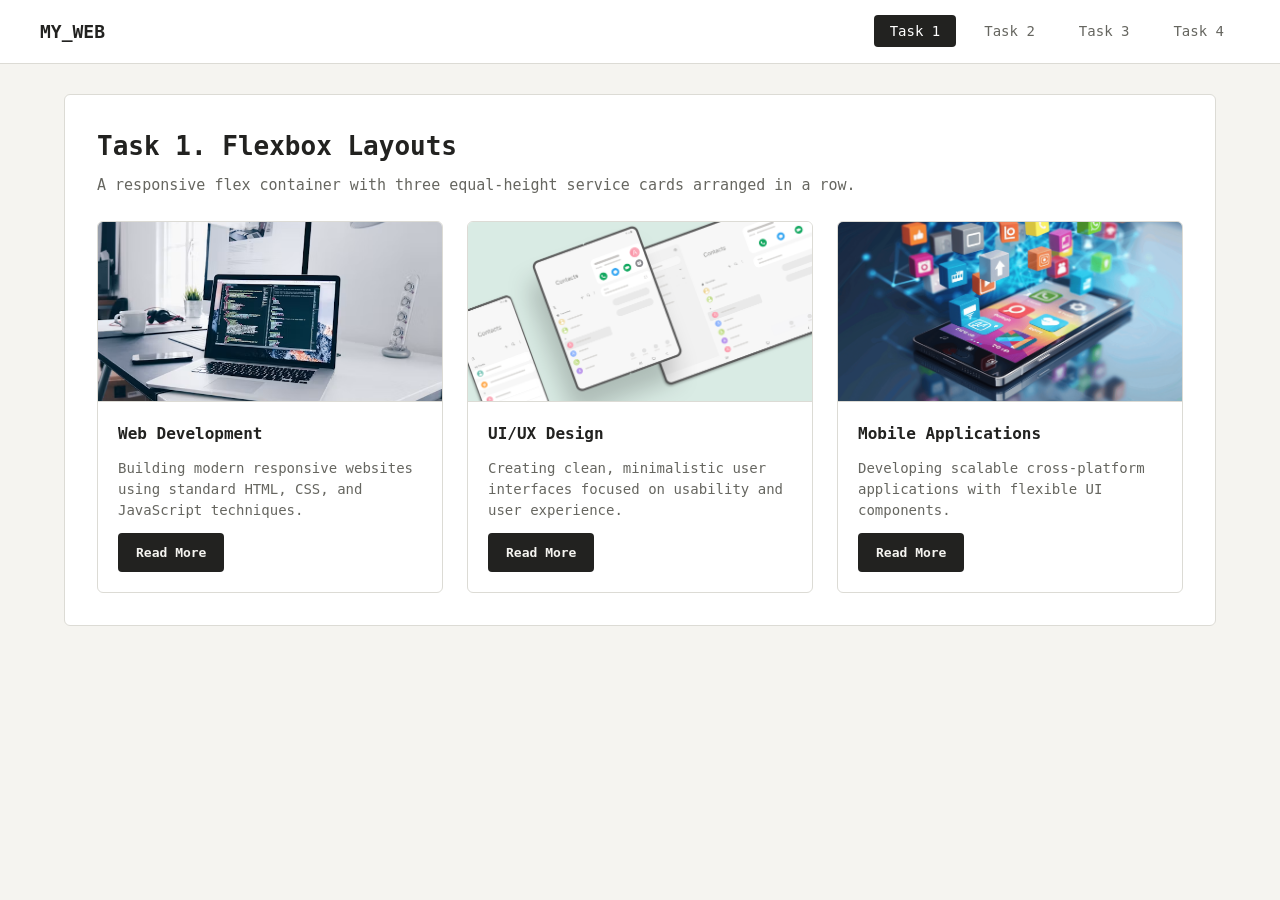
<file: index.html>
<!DOCTYPE html>
<html lang="en">
<head>
    <meta charset="UTF-8">
    <meta name="viewport" content="width=device-width, initial-scale=1.0">
    <title>Task 1</title>
    <link rel="stylesheet" href="styles.css">
</head>
<body>

    <header class="navbar">
        <a href="index.html" class="nav-logo">MY_WEB</a>
        <nav>
            <ul class="nav-links">
                <li><a href="index.html" class="nav-link active">Task 1</a></li>
                <li><a href="task2.html" class="nav-link">Task 2</a></li>
                <li><a href="task3.html" class="nav-link">Task 3</a></li>
                <li><a href="task4.html" class="nav-link">Task 4</a></li>
            </ul>
        </nav>
    </header>

    <main class="page-container">
        <section class="section-block">
            <h1>Task 1. Flexbox Layouts</h1>
            <p>A responsive flex container with three equal-height service cards arranged in a row.</p>

            <div class="card-row">
                <article class="card">
                    <img src="images/Web Development.jpg" alt="Web Development" class="card-img">
                    <div class="card-body">
                        <h3>Web Development</h3>
                        <p class="card-text">Building modern responsive websites using standard HTML, CSS, and JavaScript techniques.</p>
                        <a href="#" class="btn">Read More</a>
                    </div>
                </article>

                <article class="card">
                    <img src="images/UI UX Design.jpg" alt="UI/UX Design" class="card-img">
                    <div class="card-body">
                        <h3>UI/UX Design</h3>
                        <p class="card-text">Creating clean, minimalistic user interfaces focused on usability and user experience.</p>
                        <a href="#" class="btn">Read More</a>
                    </div>
                </article>

                <article class="card">
                    <img src="images/Mobile Applications.jpg" alt="Mobile Apps" class="card-img">
                    <div class="card-body">
                        <h3>Mobile Applications</h3>
                        <p class="card-text">Developing scalable cross-platform applications with flexible UI components.</p>
                        <a href="#" class="btn">Read More</a>
                    </div>
                </article>
            </div>
        </section>
    </main>

</body>
</html>
</file>
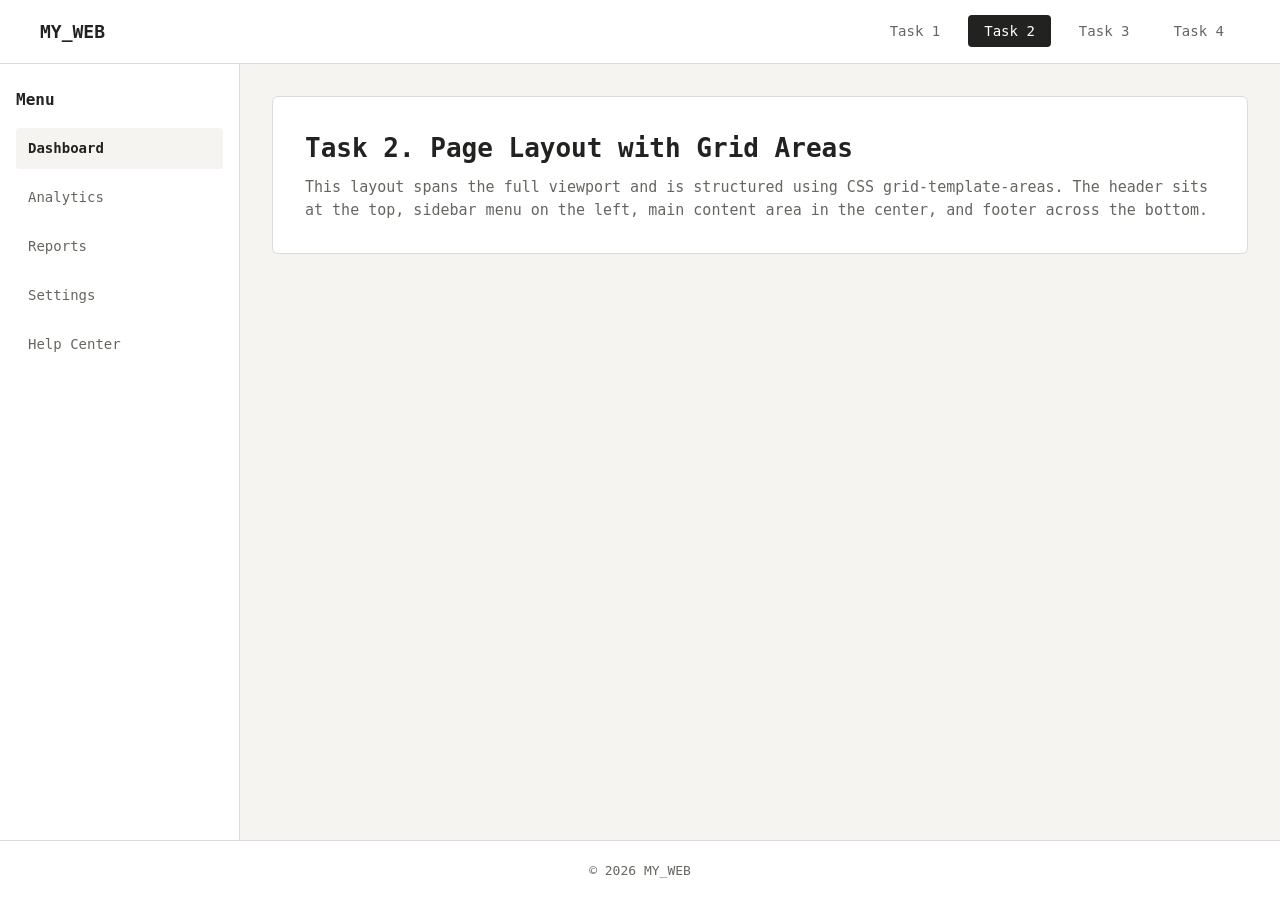
<file: task2.html>
<!DOCTYPE html>
<html lang="en">
<head>
    <meta charset="UTF-8">
    <meta name="viewport" content="width=device-width, initial-scale=1.0">
    <title>Task 2</title>
    <link rel="stylesheet" href="styles.css">
</head>
<body class="grid-app-layout">

    <header class="navbar grid-header">
        <a href="index.html" class="nav-logo">MY_WEB</a>
        <nav>
            <ul class="nav-links">
                <li><a href="index.html" class="nav-link">Task 1</a></li>
                <li><a href="task2.html" class="nav-link active">Task 2</a></li>
                <li><a href="task3.html" class="nav-link">Task 3</a></li>
                <li><a href="task4.html" class="nav-link">Task 4</a></li>
            </ul>
        </nav>
    </header>

    <aside class="grid-sidebar">
        <h3>Menu</h3>
        <ul class="sidebar-nav">
            <li><a href="#" class="sidebar-link active">Dashboard</a></li>
            <li><a href="#" class="sidebar-link">Analytics</a></li>
            <li><a href="#" class="sidebar-link">Reports</a></li>
            <li><a href="#" class="sidebar-link">Settings</a></li>
            <li><a href="#" class="sidebar-link">Help Center</a></li>
        </ul>
    </aside>

    <main class="grid-main">
        <section class="section-block">
            <h1>Task 2. Page Layout with Grid Areas</h1>
            <p>This layout spans the full viewport and is structured using CSS <code>grid-template-areas</code>. The header sits at the top, sidebar menu on the left, main content area in the center, and footer across the bottom.</p>
        </section>
    </main>

    <footer class="grid-footer">
        <p>&copy; 2026 MY_WEB</p>
    </footer>

</body>
</html>
</file>
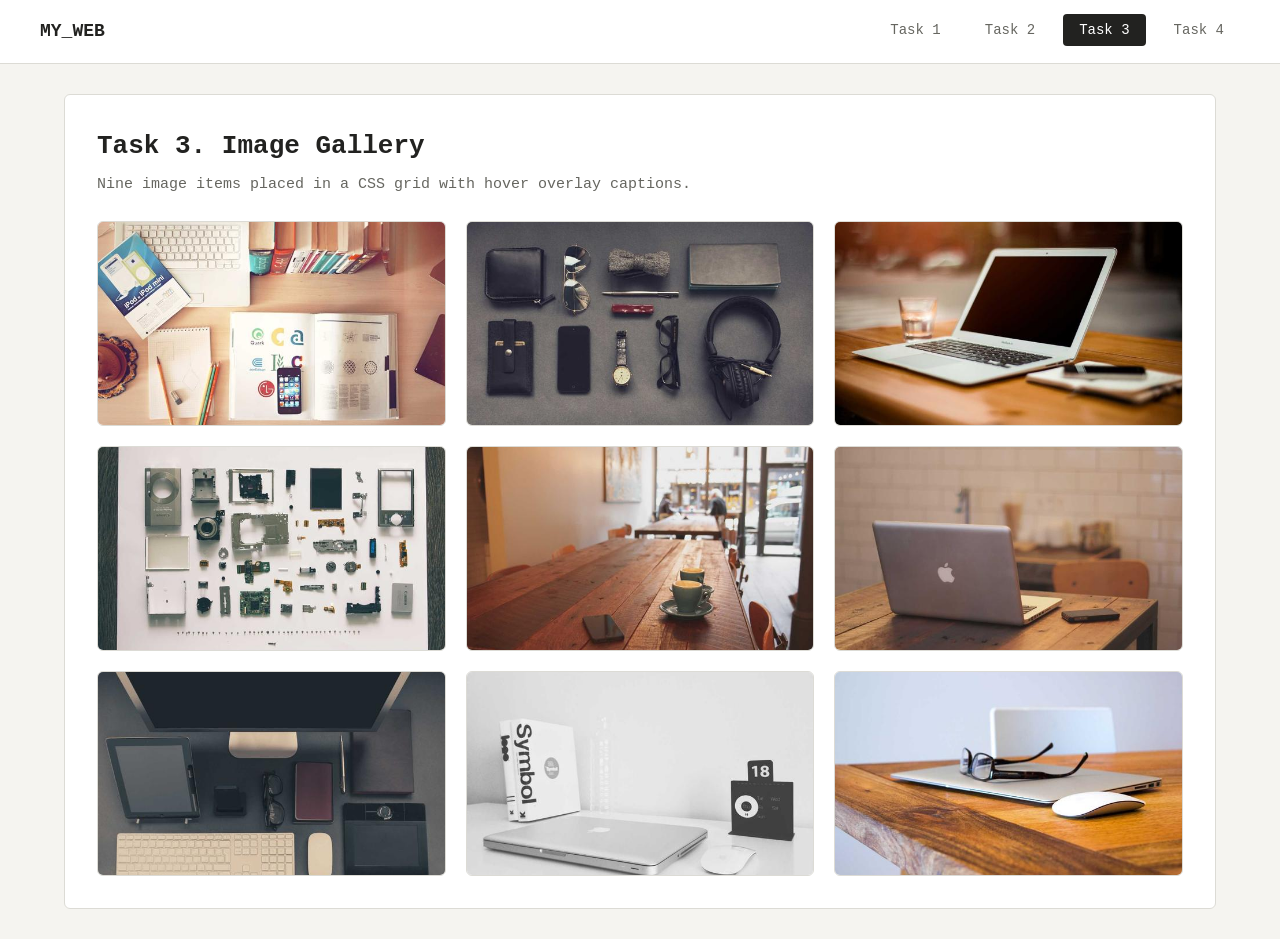
<file: task3.html>
<!DOCTYPE html>
<html lang="en">
<head>
    <meta charset="UTF-8">
    <meta name="viewport" content="width=device-width, initial-scale=1.0">
    <title>Task 3</title>
    <link rel="stylesheet" href="styles.css">
</head>
<body>

    <header class="navbar">
        <a href="index.html" class="nav-logo">MY_WEB</a>
        <nav>
            <ul class="nav-links">
                <li><a href="index.html" class="nav-link">Task 1</a></li>
                <li><a href="task2.html" class="nav-link">Task 2</a></li>
                <li><a href="task3.html" class="nav-link active">Task 3</a></li>
                <li><a href="task4.html" class="nav-link">Task 4</a></li>
            </ul>
        </nav>
    </header>

    <main class="page-container">
        <section class="section-block">
            <h1>Task 3. Image Gallery</h1>
            <p>Nine image items placed in a CSS grid with hover overlay captions.</p>

            <div class="gallery-grid">
                <div class="gallery-item">
                    <img src="images/Workspace Setup.jpg" alt="Gallery item">
                    <div class="gallery-caption">Workspace Setup</div>
                </div>
                <div class="gallery-item">
                    <img src="images/Minimalist Architecture.jpg" alt="Gallery item">
                    <div class="gallery-caption">Minimalist Architecture</div>
                </div>
                <div class="gallery-item">
                    <img src="images/Laptop Desk.jpg" alt="Gallery item">
                    <div class="gallery-caption">Laptop Desk</div>
                </div>
                <div class="gallery-item">
                    <img src="images/Vintage Camera.jpg" alt="Gallery item">
                    <div class="gallery-caption">Vintage Camera</div>
                </div>
                <div class="gallery-item">
                    <img src="images/Urban Environment.jpg" alt="Gallery item">
                    <div class="gallery-caption">Urban Environment</div>
                </div>
                <div class="gallery-item">
                    <img src="images/Laptop Desk 2.jpg" alt="Gallery item">
                    <div class="gallery-caption">Laptop Desk</div>
                </div>
                <div class="gallery-item">
                    <img src="images/Desktop Workspace.jpg" alt="Gallery item">
                    <div class="gallery-caption">Desktop Workspace</div>
                </div>
                <div class="gallery-item">
                    <img src="images/Coding Environment.jpg" alt="Gallery item">
                    <div class="gallery-caption">Coding Environment</div>
                </div>
                <div class="gallery-item">
                    <img src="images/Modern Interior.jpg" alt="Gallery item">
                    <div class="gallery-caption">Modern Interior</div>
                </div>
            </div>
        </section>
    </main>

</body>
</html>
</file>
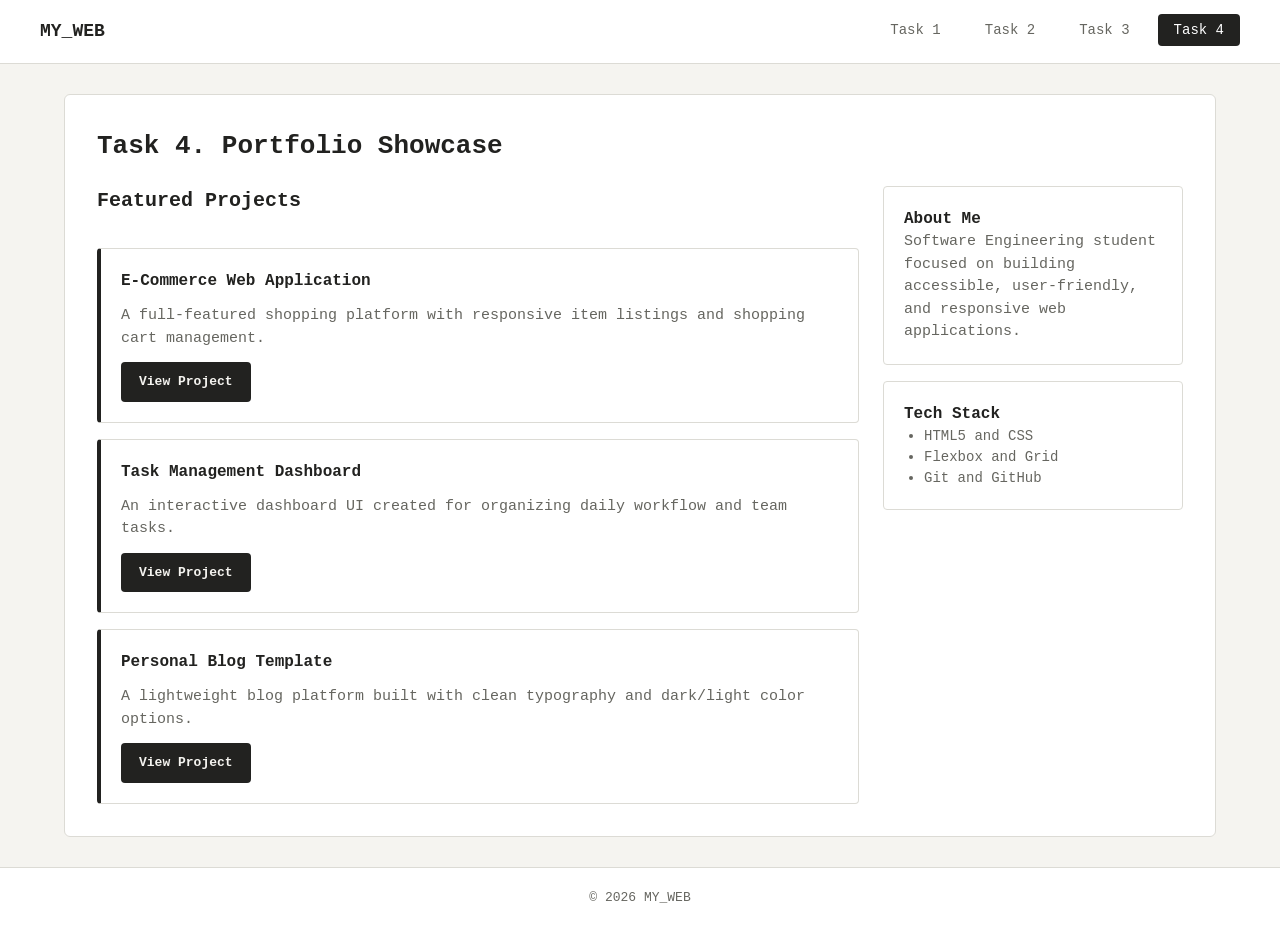
<file: task4.html>
<!DOCTYPE html>
<html lang="en">
<head>
    <meta charset="UTF-8">
    <meta name="viewport" content="width=device-width, initial-scale=1.0">
    <title>Task 4</title>
    <link rel="stylesheet" href="styles.css">
</head>
<body>

    <header class="navbar">
        <a href="index.html" class="nav-logo">MY_WEB</a>
        <nav>
            <ul class="nav-links">
                <li><a href="index.html" class="nav-link">Task 1</a></li>
                <li><a href="task2.html" class="nav-link">Task 2</a></li>
                <li><a href="task3.html" class="nav-link">Task 3</a></li>
                <li><a href="task4.html" class="nav-link active">Task 4</a></li>
            </ul>
        </nav>
    </header>

    <main class="page-container">
        <section class="section-block">
            <h1>Task 4. Portfolio Showcase</h1>

            <div class="portfolio-grid">
                <section class="portfolio-projects">
                    <h2>Featured Projects</h2>

                    <article class="project-card">
                        <h3>E-Commerce Web Application</h3>
                        <p>A full-featured shopping platform with responsive item listings and shopping cart management.</p>
                        <a href="#" class="btn">View Project</a>
                    </article>

                    <article class="project-card">
                        <h3>Task Management Dashboard</h3>
                        <p>An interactive dashboard UI created for organizing daily workflow and team tasks.</p>
                        <a href="#" class="btn">View Project</a>
                    </article>

                    <article class="project-card">
                        <h3>Personal Blog Template</h3>
                        <p>A lightweight blog platform built with clean typography and dark/light color options.</p>
                        <a href="#" class="btn">View Project</a>
                    </article>
                </section>

                <aside class="portfolio-sidebar">
                    <div class="sidebar-box">
                        <h3>About Me</h3>
                        <p>Software Engineering student focused on building accessible, user-friendly, and responsive web applications.</p>
                    </div>

                    <div class="sidebar-box">
                        <h3>Tech Stack</h3>
                        <ul>
                            <li>HTML5 and CSS</li>
                            <li>Flexbox and Grid</li>
                            <li>Git and GitHub</li>
                        </ul>
                    </div>
                </aside>
            </div>
        </section>
    </main>

    <footer class="site-footer">
        <p>&copy; 2026 MY_WEB</p>
    </footer>

</body>
</html>
</file>
<file: styles.css>
* {
    box-sizing: border-box;
    margin: 0;
    padding: 0;
}

body {
    font-family: monospace;
    font-size: 15px;
    color: #222220;
    background-color: #f5f4f0;
    line-height: 1.5;
    display: flex;
    flex-direction: column;
    min-height: 100vh;
}

p {
    color: #666660;
}

.navbar {
    display: flex;
    justify-content: space-between;
    align-items: center;
    background-color: #ffffff;
    border-bottom: 1px solid #dcdbd5;
    padding: 0 40px;
    height: 64px;
    width: 100%;
}

.nav-logo {
    color: #222220;
    font-size: 18px;
    font-weight: bold;
    text-decoration: none;
}

.nav-links {
    display: flex;
    list-style: none;
    gap: 12px;
}

.nav-link {
    color: #666660;
    text-decoration: none;
    padding: 8px 16px;
    font-size: 14px;
    border-radius: 4px;
    transition: all 0.2s ease;
}

.nav-link:hover {
    color: #222220;
    background-color: #eae9e4;
}

.nav-link.active {
    color: #ffffff;
    background-color: #222220;
}

.page-container {
    max-width: 1200px;
    width: 100%;
    margin: 30px auto;
    padding: 0 24px;
    flex: 1;
}

.section-block {
    background-color: #ffffff;
    border: 1px solid #dcdbd5;
    border-radius: 6px;
    padding: 32px;
}

h1 {
    font-size: 26px;
    color: #222220;
    margin-bottom: 8px;
}

h2 {
    font-size: 20px;
    color: #222220;
    margin-bottom: 16px;
}

h3 {
    font-size: 16px;
    color: #222220;
}

.card-row {
    display: flex;
    gap: 24px;
    margin-top: 24px;
}

.card {
    flex: 1;
    display: flex;
    flex-direction: column;
    background-color: #ffffff;
    border: 1px solid #dcdbd5;
    border-radius: 6px;
    overflow: hidden;
    transition: transform 0.2s ease, border-color 0.2s ease;
}

.card:hover {
    border-color: #222220;
    transform: translateY(-3px);
    box-shadow: 0 4px 10px #666660;
}

.card-img {
    width: 100%;
    height: 180px;
    object-fit: cover;
    border-bottom: 1px solid #dcdbd5;
}

.card-body {
    padding: 20px;
    display: flex;
    flex-direction: column;
    flex: 1;
    gap: 12px;
}

.card-text {
    font-size: 14px;
    flex: 1;
}

.btn {
    display: inline-block;
    background-color: #222220;
    color: #f5f4f0;
    padding: 10px 18px;
    text-decoration: none;
    font-size: 13px;
    font-weight: bold;
    border-radius: 4px;
    text-align: center;
    align-self: flex-start;
    border: none;
    transition: background-color 0.2s ease;
}

.btn:hover {
    background-color: #444440;
}

.grid-app-layout {
    display: grid;
    grid-template-columns: 240px 1fr;
    grid-template-rows: auto 1fr auto;
    grid-template-areas:
        "header header"
        "sidebar main"
        "footer footer";
    min-height: 100vh;
}

.grid-header {
    grid-area: header;
}

.grid-sidebar {
    grid-area: sidebar;
    background-color: #ffffff;
    border-right: 1px solid #dcdbd5;
    padding: 24px 16px;
    display: flex;
    flex-direction: column;
    gap: 16px;
}

.sidebar-nav {
    list-style: none;
    display: flex;
    flex-direction: column;
    gap: 8px;
}

.sidebar-link {
    display: block;
    padding: 10px 12px;
    color: #666660;
    text-decoration: none;
    border-radius: 4px;
    font-size: 14px;
    transition: all 0.2s ease;
}

.sidebar-link:hover, .sidebar-link.active {
    background-color: #f5f4f0;
    color: #222220;
    font-weight: bold;
}

.grid-main {
    grid-area: main;
    background-color: #f5f4f0;
    padding: 32px;
}

.grid-footer {
    grid-area: footer;
    background-color: #ffffff;
    border-top: 1px solid #dcdbd5;
    padding: 20px;
    text-align: center;
    color: #666660;
    font-size: 13px;
}

.gallery-grid {
    display: grid;
    grid-template-columns: repeat(3, 1fr);
    gap: 20px;
    margin-top: 24px;
}

.gallery-item {
    position: relative;
    height: 205px;
    border-radius: 6px;
    overflow: hidden;
    border: 1px solid #dcdbd5;
    background-color: #f5f4f0;
}

.gallery-item img {
    width: 100%;
    height: 100%;
    object-fit: cover;
    display: block;
    transition: filter 0.3s ease, transform 0.3s ease;
}

.gallery-caption {
    position: absolute;
    inset: auto 0 0 0;
    background-color: rgba(34, 34, 32, 0.88);
    color: #f5f4f0;
    padding: 12px;
    font-size: 13px;
    transform: translateY(100%);
    transition: transform 0.25s ease-in-out;
}

.gallery-item:hover img {
    transform: scale(1.03);
    filter: brightness(0.9);
}

.gallery-item:hover .gallery-caption {
    transform: translateY(0);
}

.portfolio-grid {
    display: grid;
    grid-template-columns: 1fr 300px;
    gap: 24px;
    margin-top: 20px;
}

.portfolio-projects {
    display: flex;
    flex-direction: column;
    gap: 16px;
}

.project-card {
    display: flex;
    flex-direction: column;
    background-color: #ffffff;
    border: 1px solid #dcdbd5;
    border-left: 4px solid #222220;
    border-radius: 4px;
    padding: 20px;
    gap: 12px;
}

.portfolio-sidebar {
    display: flex;
    flex-direction: column;
    gap: 16px;
}

.sidebar-box {
    background-color: #ffffff;
    border: 1px solid #dcdbd5;
    border-radius: 4px;
    padding: 20px;
}

.sidebar-box ul {
    margin-left: 20px;
    color: #666660;
    font-size: 14px;
}

.site-footer {
    background-color: #ffffff;
    border-top: 1px solid #dcdbd5;
    text-align: center;
    padding: 20px;
    margin-top: auto;
    color: #666660;
    font-size: 13px;
}
</file>
